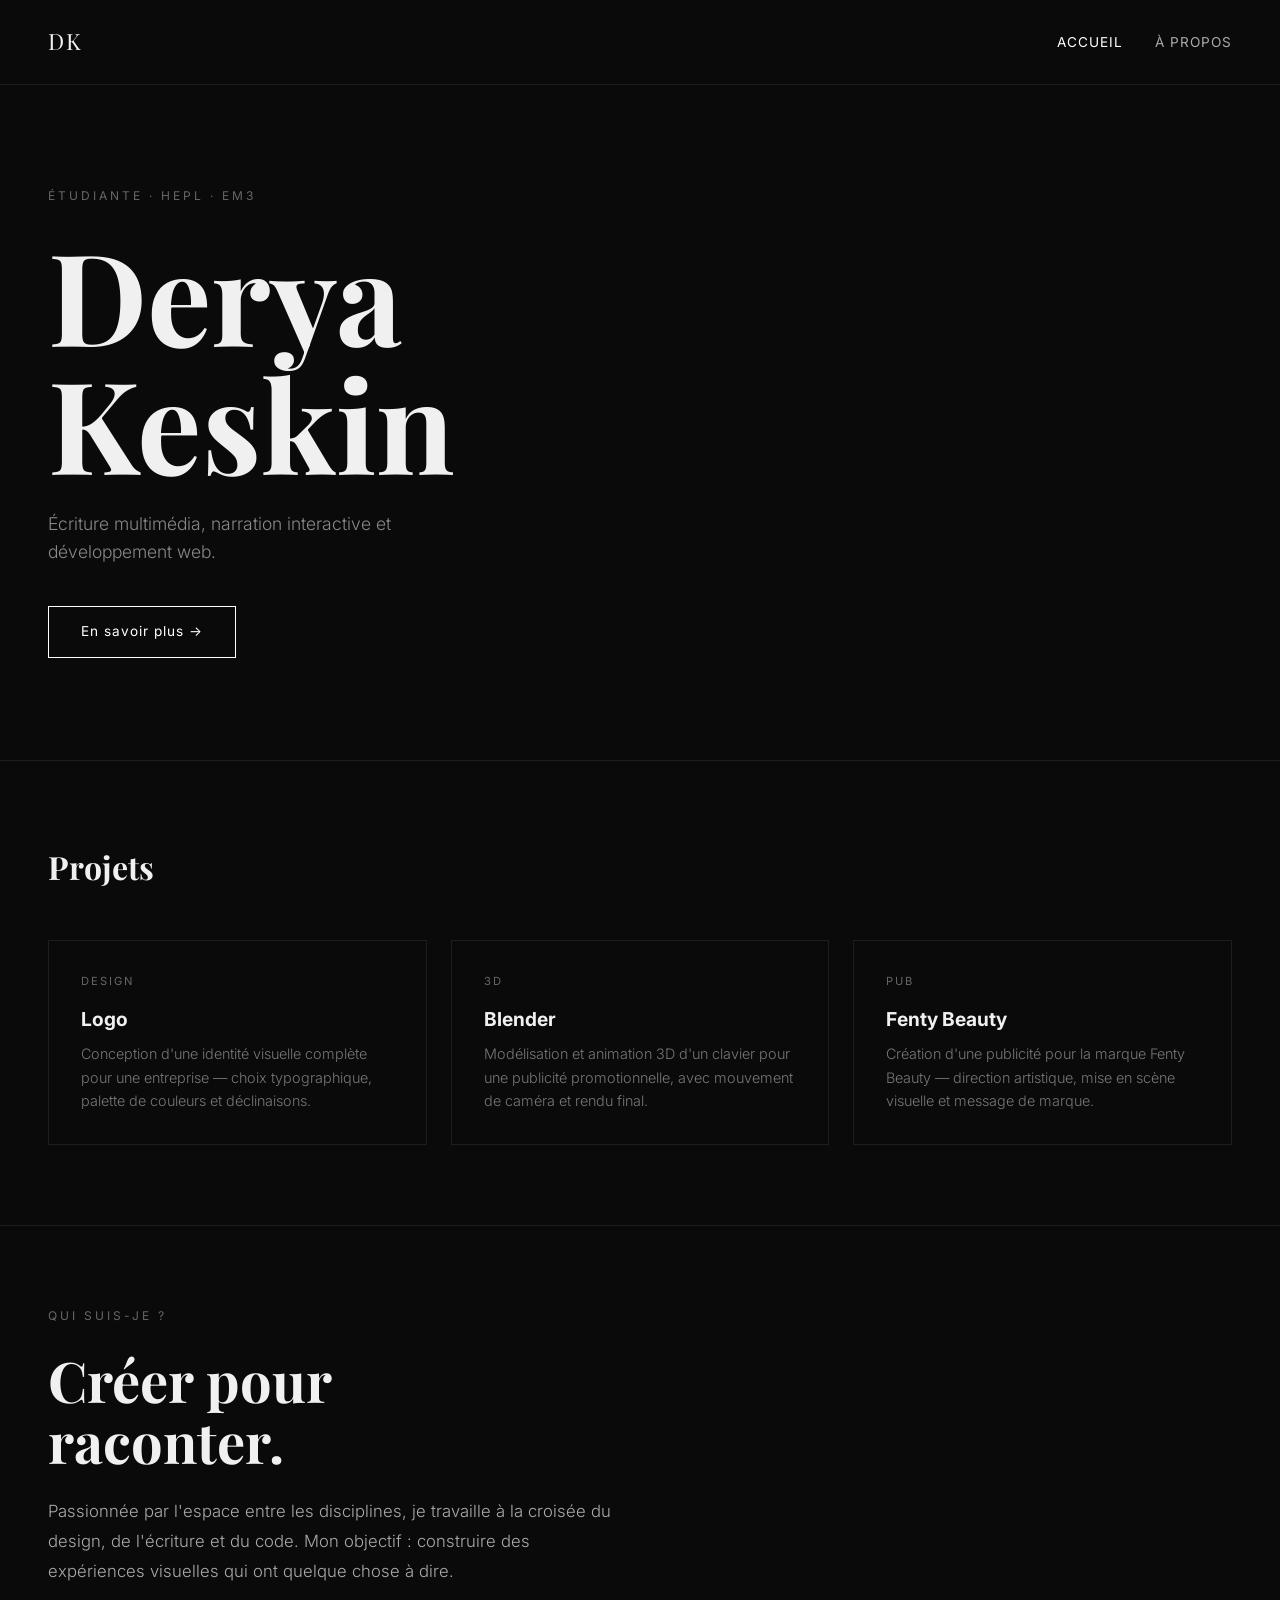
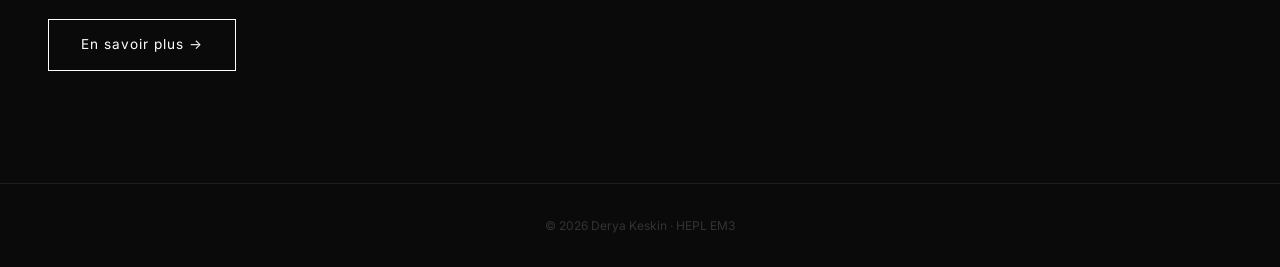
<file: index.html>
<!doctype html>
<html lang="fr">
  <head>
    <meta charset="UTF-8" />
    <meta name="viewport" content="width=device-width, initial-scale=1.0" />
    <title>Derya Keskin – Portfolio</title>
    <link rel="preconnect" href="https://fonts.googleapis.com" />
    <link
      href="https://fonts.googleapis.com/css2?family=Inter:wght@300;400;600&family=Playfair+Display:wght@700&display=swap"
      rel="stylesheet"
    />
    <link rel="stylesheet" href="style.css" />
  </head>
  <body>
    <nav>
      <span class="logo">DK</span>
      <ul>
        <li><a href="index.html" class="active">Accueil</a></li>
        <li><a href="a-propos.html">À propos</a></li>
      </ul>
    </nav>

    <section class="hero">
      <div class="hero-text">
        <p class="tag">Étudiante · HEPL · EM3</p>
        <h1>Derya<br />Keskin</h1>
        <p class="subtitle">
          Écriture multimédia, narration interactive et développement web.
        </p>
        <a href="a-propos.html" class="btn">En savoir plus →</a>
      </div>
    </section>

    <section class="projets">
      <h2>Projets</h2>
      <div class="grid">
        <div class="card">
          <span class="card-tag">Design</span>
          <h3>Logo</h3>
          <p>
            Conception d'une identité visuelle complète pour une entreprise —
            choix typographique, palette de couleurs et déclinaisons.
          </p>
        </div>
        <div class="card">
          <span class="card-tag">3D</span>
          <h3>Blender</h3>
          <p>
            Modélisation et animation 3D d'un clavier pour une publicité
            promotionnelle, avec mouvement de caméra et rendu final.
          </p>
        </div>
        <div class="card">
          <span class="card-tag">Pub</span>
          <h3>Fenty Beauty</h3>
          <p>
            Création d'une publicité pour la marque Fenty Beauty — direction
            artistique, mise en scène visuelle et message de marque.
          </p>
        </div>
      </div>
    </section>

    <section class="apropos">
      <p class="tag">Qui suis-je ?</p>
      <h1 style="font-size: clamp(2rem, 5vw, 3.5rem)">
        Créer pour<br />raconter.
      </h1>
      <p class="intro" style="margin-bottom: 2rem">
        Passionnée par l'espace entre les disciplines, je travaille à la croisée
        du design, de l'écriture et du code. Mon objectif : construire des
        expériences visuelles qui ont quelque chose à dire.
      </p>
      <a href="a-propos.html" class="btn">En savoir plus →</a>
    </section>

    <footer>
      <p>© 2026 Derya Keskin · HEPL EM3</p>
    </footer>
  </body>
</html>
</file>
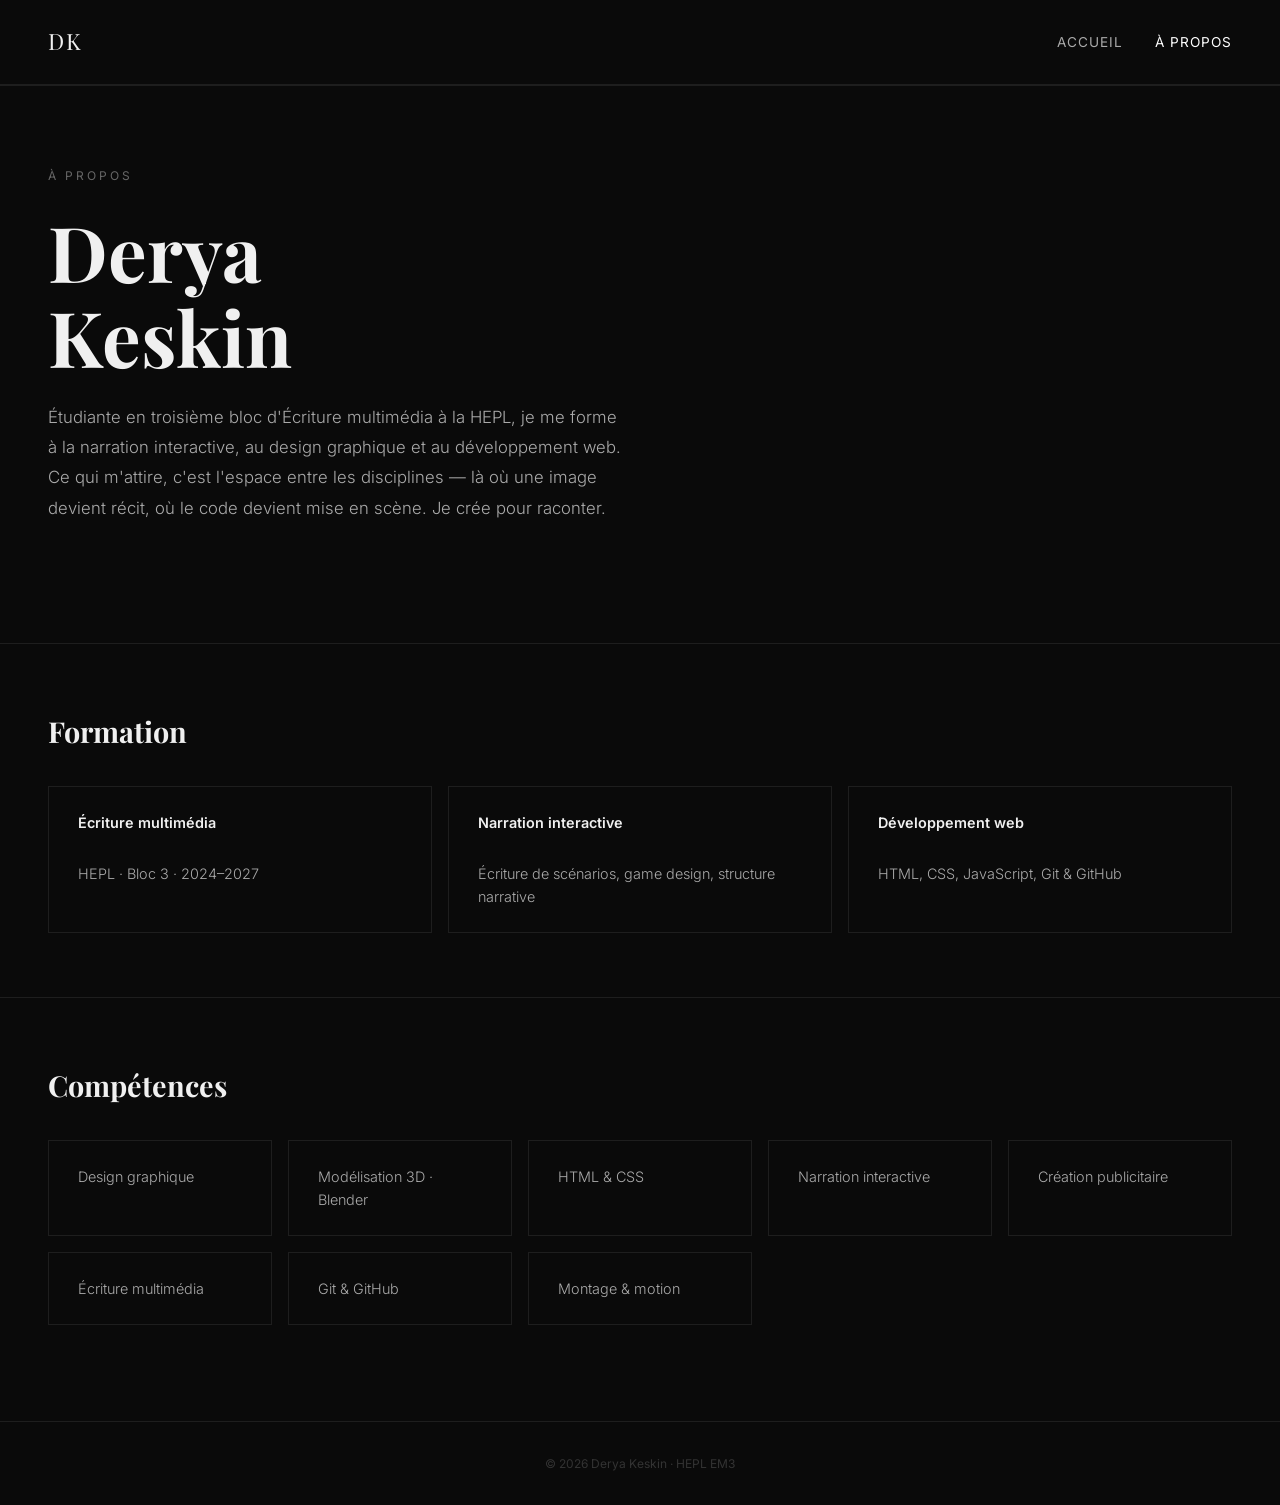
<file: a-propos.html>
<!doctype html>
<html lang="fr">
  <head>
    <meta charset="UTF-8" />
    <meta name="viewport" content="width=device-width, initial-scale=1.0" />
    <title>À propos – Derya Keskin</title>
    <link rel="preconnect" href="https://fonts.googleapis.com" />
    <link
      href="https://fonts.googleapis.com/css2?family=Inter:wght@300;400;600&family=Playfair+Display:wght@700&display=swap"
      rel="stylesheet"
    />
    <link rel="stylesheet" href="style.css" />
  </head>
  <body>
    <nav>
      <span class="logo">DK</span>
      <ul>
        <li><a href="index.html">Accueil</a></li>
        <li><a href="a-propos.html" class="active">À propos</a></li>
      </ul>
    </nav>

    <section class="apropos">
      <p class="tag">À propos</p>
      <h1>Derya<br />Keskin</h1>
      <p class="intro">
        Étudiante en troisième bloc d'Écriture multimédia à la HEPL, je me forme
        à la narration interactive, au design graphique et au développement web.
        Ce qui m'attire, c'est l'espace entre les disciplines — là où une image
        devient récit, où le code devient mise en scène. Je crée pour raconter.
      </p>
    </section>

    <section class="competences">
      <h2>Formation</h2>
      <div class="competences-grid">
        <div class="comp-item">
          <strong>Écriture multimédia</strong><br />
          HEPL · Bloc 3 · 2024–2027
        </div>
        <div class="comp-item">
          <strong>Narration interactive</strong><br />
          Écriture de scénarios, game design, structure narrative
        </div>
        <div class="comp-item">
          <strong>Développement web</strong><br />
          HTML, CSS, JavaScript, Git & GitHub
        </div>
      </div>
    </section>

    <section class="competences">
      <h2>Compétences</h2>
      <div class="competences-grid">
        <div class="comp-item">Design graphique</div>
        <div class="comp-item">Modélisation 3D · Blender</div>
        <div class="comp-item">HTML & CSS</div>
        <div class="comp-item">Narration interactive</div>
        <div class="comp-item">Création publicitaire</div>
        <div class="comp-item">Écriture multimédia</div>
        <div class="comp-item">Git & GitHub</div>
        <div class="comp-item">Montage & motion</div>
      </div>
    </section>

    <footer>
      <p>© 2026 Derya Keskin · HEPL EM3</p>
    </footer>
  </body>
</html>
</file>
<file: style.css>
* {
  margin: 0;
  padding: 0;
  box-sizing: border-box;
}

body {
  background-color: #0a0a0a;
  color: #f0f0f0;
  font-family: "Inter", sans-serif;
  line-height: 1.6;
}

/* NAV */
nav {
  display: flex;
  justify-content: space-between;
  align-items: center;
  padding: 1.5rem 3rem;
  border-bottom: 1px solid #1e1e1e;
  position: sticky;
  top: 0;
  background: #0a0a0a;
  z-index: 10;
}

.logo {
  font-family: "Playfair Display", serif;
  font-size: 1.4rem;
  letter-spacing: 2px;
}

nav ul {
  list-style: none;
  display: flex;
  gap: 2rem;
}

nav a {
  color: #aaa;
  text-decoration: none;
  font-size: 0.85rem;
  text-transform: uppercase;
  letter-spacing: 1px;
  transition: color 0.2s;
}

nav a:hover,
nav a.active {
  color: #fff;
}

/* HERO */
.hero {
  min-height: 75vh;
  display: flex;
  align-items: center;
  padding: 4rem 3rem;
}

.tag {
  font-size: 0.75rem;
  text-transform: uppercase;
  letter-spacing: 3px;
  color: #666;
  margin-bottom: 1.5rem;
}

.hero h1 {
  font-family: "Playfair Display", serif;
  font-size: clamp(4rem, 10vw, 8rem);
  line-height: 1;
  margin-bottom: 1.5rem;
}

.subtitle {
  color: #888;
  font-size: 1.1rem;
  max-width: 450px;
  margin-bottom: 2.5rem;
  font-weight: 300;
}

.btn {
  display: inline-block;
  padding: 0.9rem 2rem;
  border: 1px solid #fff;
  color: #fff;
  text-decoration: none;
  font-size: 0.85rem;
  letter-spacing: 1px;
  transition:
    background 0.2s,
    color 0.2s;
}

.btn:hover {
  background: #fff;
  color: #0a0a0a;
}

/* PROJETS */
.projets {
  padding: 5rem 3rem;
  border-top: 1px solid #1e1e1e;
}

.projets h2 {
  font-family: "Playfair Display", serif;
  font-size: 2rem;
  margin-bottom: 3rem;
}

.grid {
  display: grid;
  grid-template-columns: repeat(auto-fit, minmax(260px, 1fr));
  gap: 1.5rem;
}

.card {
  border: 1px solid #1e1e1e;
  padding: 2rem;
  transition:
    border-color 0.2s,
    transform 0.2s;
}

.card:hover {
  border-color: #444;
  transform: translateY(-4px);
}

.card-tag {
  font-size: 0.7rem;
  text-transform: uppercase;
  letter-spacing: 2px;
  color: #666;
  display: block;
  margin-bottom: 0.8rem;
}

.card h3 {
  font-size: 1.2rem;
  margin-bottom: 0.5rem;
}

.card p {
  color: #777;
  font-size: 0.9rem;
  font-weight: 300;
}

/* SECTION GÉNÉRIQUE (accueil + à propos) */
.apropos {
  padding: 5rem 3rem;
  border-top: 1px solid #1e1e1e;
}

.apropos h1 {
  font-family: "Playfair Display", serif;
  font-size: clamp(2.5rem, 6vw, 5rem);
  margin-bottom: 1.5rem;
  line-height: 1.1;
}

.apropos .intro {
  color: #aaa;
  font-size: 1.05rem;
  font-weight: 300;
  max-width: 580px;
  margin-bottom: 2.5rem;
  line-height: 1.8;
}

/* COMPÉTENCES */
.competences {
  padding: 4rem 3rem;
  border-top: 1px solid #1e1e1e;
}

.competences h2 {
  font-family: "Playfair Display", serif;
  font-size: 1.8rem;
  margin-bottom: 2rem;
}

.competences-grid {
  display: grid;
  grid-template-columns: repeat(auto-fit, minmax(220px, 1fr));
  gap: 1rem;
}

.comp-item {
  border: 1px solid #1e1e1e;
  padding: 1.5rem 1.8rem;
  font-size: 0.9rem;
  color: #aaa;
  font-weight: 300;
  line-height: 1.6;
  transition: border-color 0.2s;
}

.comp-item strong {
  display: block;
  color: #f0f0f0;
  font-weight: 600;
  margin-bottom: 0.3rem;
}

.comp-item:hover {
  border-color: #444;
}

/* FOOTER */
footer {
  text-align: center;
  padding: 2rem;
  color: #333;
  font-size: 0.75rem;
  border-top: 1px solid #1e1e1e;
  margin-top: 2rem;
}
</file>
